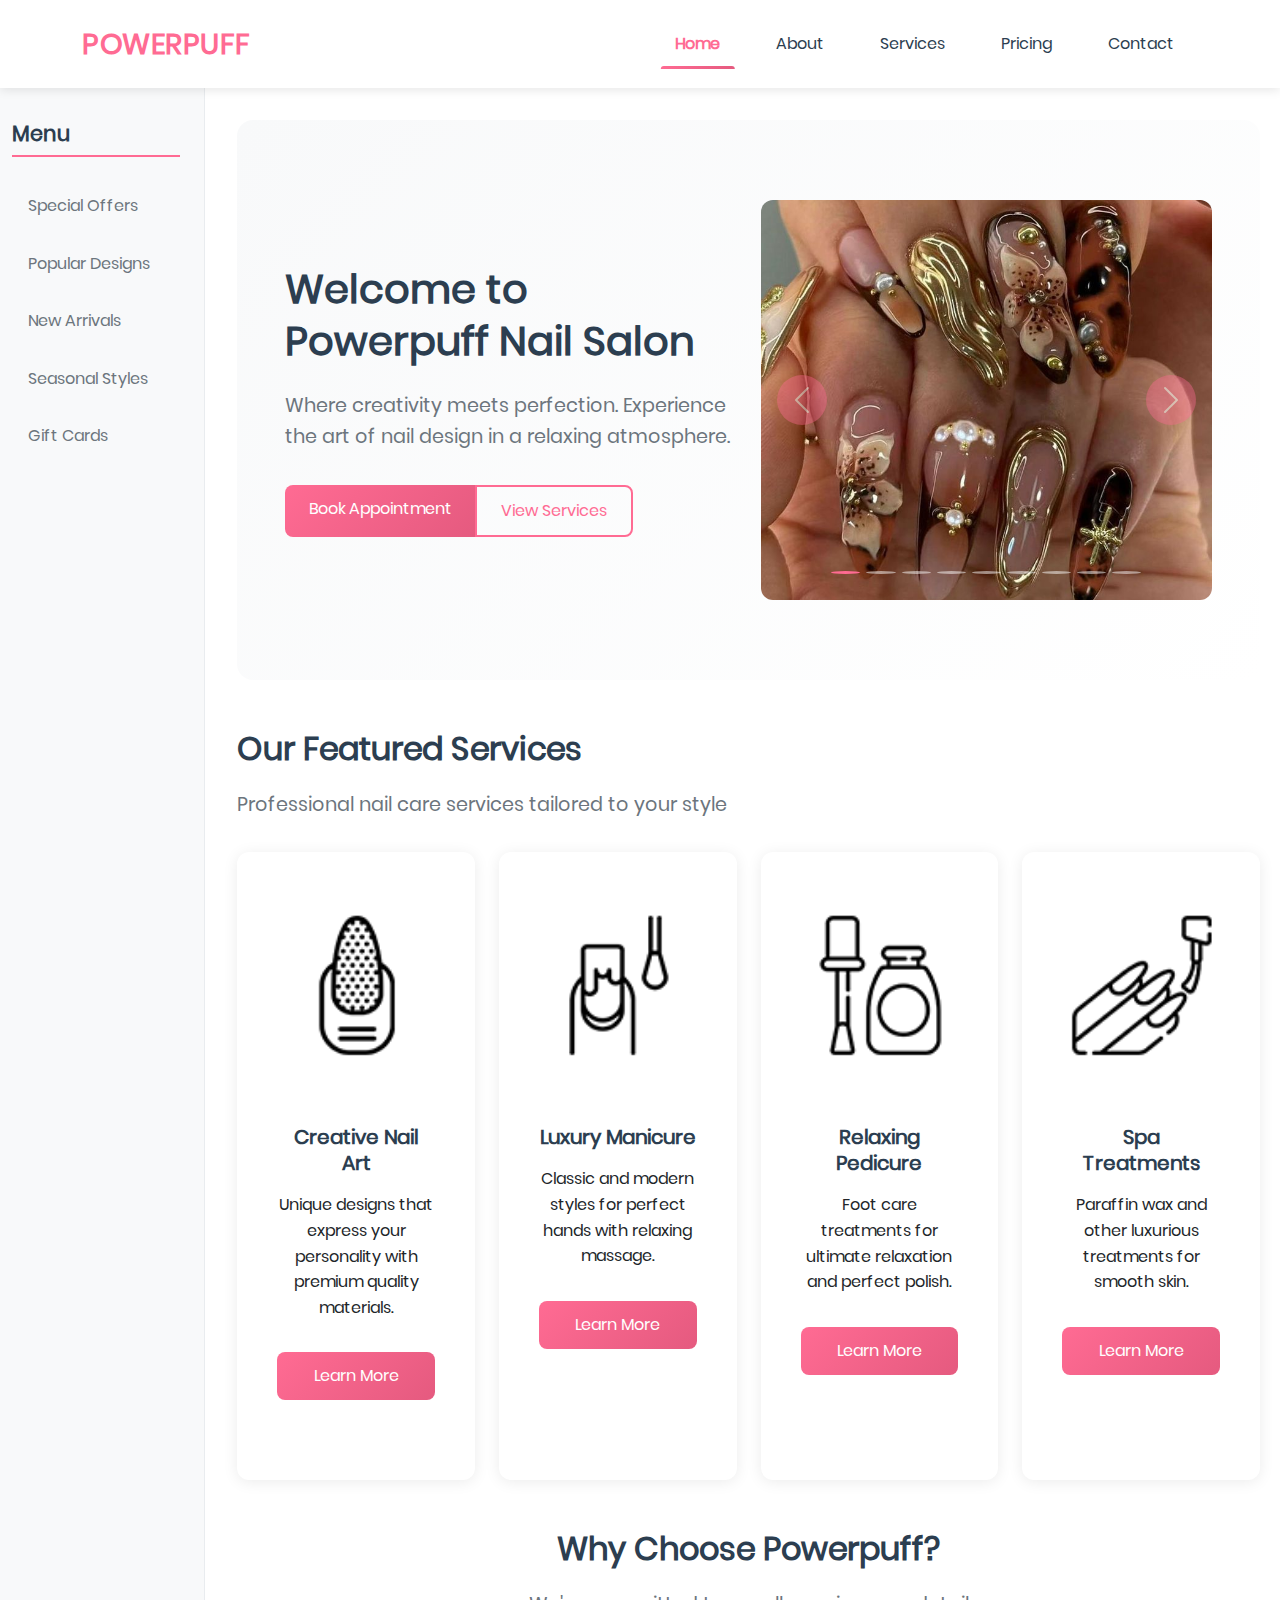
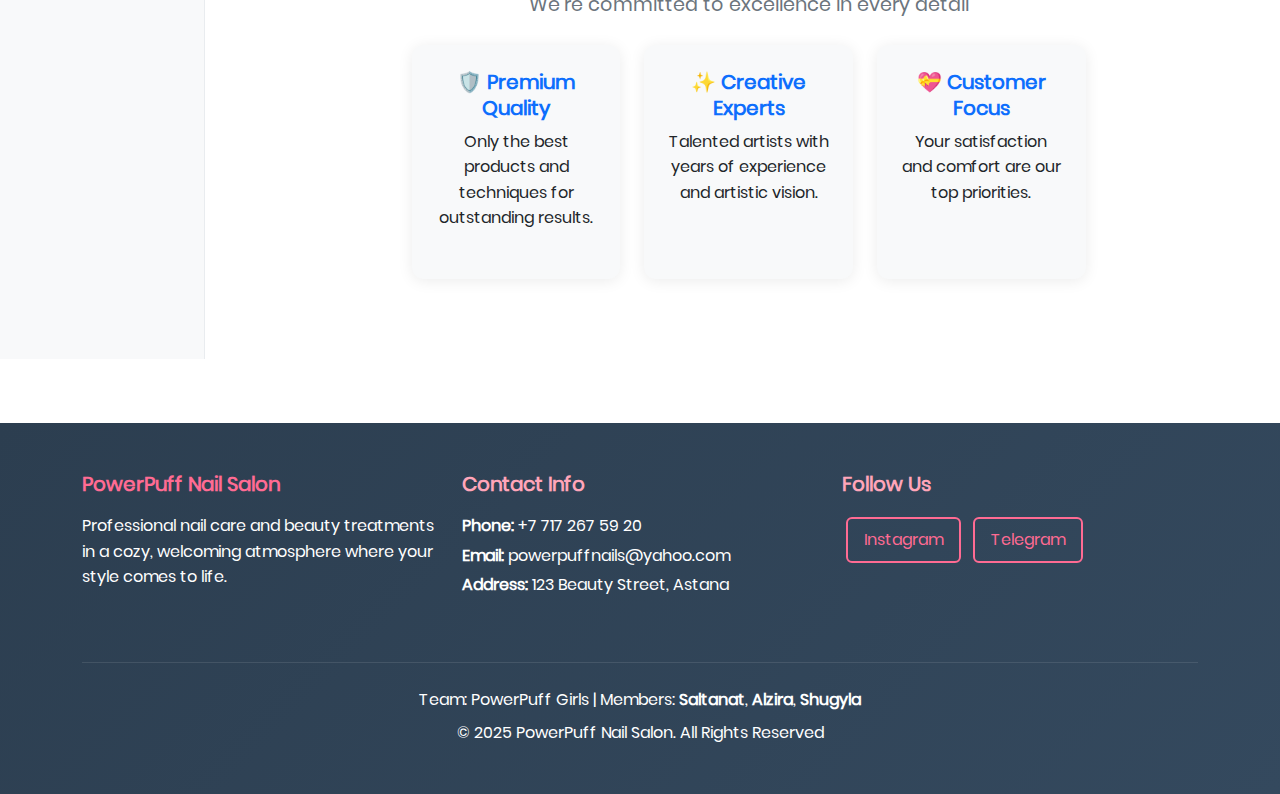
<file: index.html>
<!DOCTYPE html>
<html lang="en">
<head>
    <meta charset="UTF-8" />
    <meta name="viewport" content="width=device-width, initial-scale=1.0" />
    <title>Powerpuff Nail Salon - Home</title>
    <link href="https://cdn.jsdelivr.net/npm/bootstrap@5.3.0/dist/css/bootstrap.min.css" rel="stylesheet">
    <link rel="stylesheet" href="style.css" />
</head>
<body>
    <nav class="navbar navbar-expand-lg navbar-light bg-white">
        <div class="container">
            <a class="navbar-brand" href="index.html">POWERPUFF</a>
            <button class="navbar-toggler" type="button" data-bs-toggle="collapse" data-bs-target="#navbarNav">
                <span class="navbar-toggler-icon"></span>
            </button>
            <div class="collapse navbar-collapse" id="navbarNav">
                <ul class="navbar-nav ms-auto">
                    <li class="nav-item">
                        <a class="nav-link active" href="index.html">Home</a>
                    </li>
                    <li class="nav-item">
                        <a class="nav-link" href="about.html">About</a>
                    </li>
                    <li class="nav-item">
                        <a class="nav-link" href="we-do.html">Services</a>
                    </li>
                    <li class="nav-item">
                        <a class="nav-link" href="pricing.html">Pricing</a>
                    </li>
                    <li class="nav-item">
                        <a class="nav-link" href="contact.html">Contact</a>
                    </li>
                </ul>
            </div>
        </div>
    </nav>

    <div class="container-fluid">
        <div class="row">
            <aside class="col-lg-2 col-md-3 sidebar">
                <h3>Menu</h3>
                <ul>
                    <li>Special Offers</li>
                    <li>Popular Designs</li>
                    <li>New Arrivals</li>
                    <li>Seasonal Styles</li>
                    <li>Gift Cards</li>
                </ul>
            </aside>

            <main class="col-lg-10 col-md-9 main-content">
                <section class="hero-section">
                    <div class="row align-items-center">
                        <div class="col-lg-6">
                            <h1>Welcome to Powerpuff Nail Salon</h1>
                            <p class="lead">Where creativity meets perfection. Experience the art of nail design in a relaxing atmosphere.</p>
                            <div class="btn-group" role="group">
                                <a href="contact.html" class="btn btn-primary">Book Appointment</a>
                                <a href="we-do.html" class="btn btn-outline-primary">View Services</a>
                            </div>
                        </div>
                        <div class="col-lg-6">
                            <div id="designCarousel" class="carousel slide" data-bs-ride="carousel">
                                <div class="carousel-indicators">
                                    <button type="button" data-bs-target="#designCarousel" data-bs-slide-to="0" class="active"></button>
                                    <button type="button" data-bs-target="#designCarousel" data-bs-slide-to="1"></button>
                                    <button type="button" data-bs-target="#designCarousel" data-bs-slide-to="2"></button>
                                    <button type="button" data-bs-target="#designCarousel" data-bs-slide-to="3"></button>
                                    <button type="button" data-bs-target="#designCarousel" data-bs-slide-to="4"></button>
                                    <button type="button" data-bs-target="#designCarousel" data-bs-slide-to="5"></button>
                                    <button type="button" data-bs-target="#designCarousel" data-bs-slide-to="6"></button>
                                    <button type="button" data-bs-target="#designCarousel" data-bs-slide-to="7"></button>
                                    <button type="button" data-bs-target="#designCarousel" data-bs-slide-to="8"></button>
                                </div>
                                <div class="carousel-inner rounded-3">
                                    <div class="carousel-item active">
                                        <img src="images/-1.jpg" class="d-block w-100" alt="Elegant French Design" style="height: 400px; object-fit: cover;">
                                    </div>
                                    <div class="carousel-item">
                                        <img src="images/ -2.jpg" class="d-block w-100" alt="Sparkle Glam Nails" style="height: 400px; object-fit: cover;">
                                    </div>
                                    <div class="carousel-item">
                                        <img src="images/ -3.jpg" class="d-block w-100" alt="Modern Art Design" style="height: 400px; object-fit: cover;">
                                    </div>
                                    <div class="carousel-item">
                                        <img src="images/ -4.jpg" class="d-block w-100" alt="Floral Pattern" style="height: 400px; object-fit: cover;">
                                    </div>
                                    <div class="carousel-item">
                                        <img src="images/ -5.jpg" class="d-block w-100" alt="Geometric Style" style="height: 400px; object-fit: cover;">
                                    </div>
                                    <div class="carousel-item">
                                        <img src="images/ -6.jpg" class="d-block w-100" alt="Marble Effect" style="height: 400px; object-fit: cover;">
                                    </div>
                                    <div class="carousel-item">
                                        <img src="images/-7.jpg" class="d-block w-100" alt="Summer Vibes" style="height: 400px; object-fit: cover;">
                                    </div>
                                    <div class="carousel-item">
                                        <img src="images/-8.jpg" class="d-block w-100" alt="Classic Red" style="height: 400px; object-fit: cover;">
                                    </div>
                                    <div class="carousel-item">
                                        <img src="images/-9.jpg" class="d-block w-100" alt="Creative Art" style="height: 400px; object-fit: cover;">
                                    </div>
                                </div>
                                <button class="carousel-control-prev" type="button" data-bs-target="#designCarousel" data-bs-slide="prev">
                                    <span class="carousel-control-prev-icon" aria-hidden="true"></span>
                                    <span class="visually-hidden">Previous</span>
                                </button>
                                <button class="carousel-control-next" type="button" data-bs-target="#designCarousel" data-bs-slide="next">
                                    <span class="carousel-control-next-icon" aria-hidden="true"></span>
                                    <span class="visually-hidden">Next</span>
                                </button>
                            </div>
                        </div>
                    </div>
                </section>
                <section class="mb-5">
                    <h2>Our Featured Services</h2>
                    <p class="lead">Professional nail care services tailored to your style</p>
                    
                    <div class="row g-4">
                        <div class="col-md-6 col-lg-3">
                            <div class="card service-card h-100">
                                <img src="images/weicon1.png" alt="Nail Art" class="card-img-top p-4" style="height: 200px; object-fit: contain;">
                                <div class="card-body d-flex flex-column">
                                    <h5 class="card-title">Creative Nail Art</h5>
                                    <p class="card-text">Unique designs that express your personality with premium quality materials.</p>
                                    <a href="we-do.html" class="btn btn-primary mt-3">Learn More</a>
                                </div>
                            </div>
                        </div>
                        <div class="col-md-6 col-lg-3">
                            <div class="card service-card h-100">
                                <img src="images/weicon2.png" alt="Manicure" class="card-img-top p-4" style="height: 200px; object-fit: contain;">
                                <div class="card-body d-flex flex-column">
                                    <h5 class="card-title">Luxury Manicure</h5>
                                    <p class="card-text">Classic and modern styles for perfect hands with relaxing massage.</p>
                                    <a href="we-do.html" class="btn btn-primary mt-3">Learn More</a>
                                </div>
                            </div>
                        </div>
                        <div class="col-md-6 col-lg-3">
                            <div class="card service-card h-100">
                                <img src="images/weicon3.png" alt="Pedicure" class="card-img-top p-4" style="height: 200px; object-fit: contain;">
                                <div class="card-body d-flex flex-column">
                                    <h5 class="card-title">Relaxing Pedicure</h5>
                                    <p class="card-text">Foot care treatments for ultimate relaxation and perfect polish.</p>
                                    <a href="we-do.html" class="btn btn-primary mt-3">Learn More</a>
                                </div>
                            </div>
                        </div>
                        <div class="col-md-6 col-lg-3">
                            <div class="card service-card h-100">
                                <img src="images/weicon4.png" alt="Spa Treatment" class="card-img-top p-4" style="height: 200px; object-fit: contain;">
                                <div class="card-body d-flex flex-column">
                                    <h5 class="card-title">Spa Treatments</h5>
                                    <p class="card-text">Paraffin wax and other luxurious treatments for smooth skin.</p>
                                    <a href="we-do.html" class="btn btn-primary mt-3">Learn More</a>
                                </div>
                            </div>
                        </div>
                    </div>
                </section>

                <section class="mb-5">
                    <div class="row">
                        <div class="col-lg-8 mx-auto text-center">
                            <h2>Why Choose Powerpuff?</h2>
                            <p class="lead mb-4">We're committed to excellence in every detail</p>
                            
                            <div class="row g-4">
                                <div class="col-md-4">
                                    <div class="card border-0 bg-light h-100">
                                        <div class="card-body">
                                            <h5 class="text-primary">🛡️ Premium Quality</h5>
                                            <p class="mb-0">Only the best products and techniques for outstanding results.</p>
                                        </div>
                                    </div>
                                </div>
                                <div class="col-md-4">
                                    <div class="card border-0 bg-light h-100">
                                        <div class="card-body">
                                            <h5 class="text-primary">✨ Creative Experts</h5>
                                            <p class="mb-0">Talented artists with years of experience and artistic vision.</p>
                                        </div>
                                    </div>
                                </div>
                                <div class="col-md-4">
                                    <div class="card border-0 bg-light h-100">
                                        <div class="card-body">
                                            <h5 class="text-primary">💝 Customer Focus</h5>
                                            <p class="mb-0">Your satisfaction and comfort are our top priorities.</p>
                                        </div>
                                    </div>
                                </div>
                            </div>
                        </div>
                    </div>
                </section>
            </main>
        </div>
    </div>

    <footer class="bg-dark text-white py-5">
        <div class="container">
            <div class="row">
                <div class="col-lg-4 mb-4">
                    <h5 class="text-pink">PowerPuff Nail Salon</h5>
                    <p>Professional nail care and beauty treatments in a cozy, welcoming atmosphere where your style comes to life.</p>
                </div>
                <div class="col-lg-4 mb-4">
                    <h5>Contact Info</h5>
                    <p class="mb-1"><strong>Phone:</strong> +7 717 267 59 20</p>
                    <p class="mb-1"><strong>Email:</strong> powerpuffnails@yahoo.com</p>
                    <p><strong>Address:</strong> 123 Beauty Street, Astana</p>
                </div>
                <div class="col-lg-4 mb-4">
                    <h5>Follow Us</h5>
                    <div>
                        <a href="#" class="social-btn">Instagram</a>
                        <a href="#" class="social-btn">Telegram</a>
                    </div>
                </div>
            </div>
            <div class="footer-team text-center pt-4">
                <p class="mb-2">Team: PowerPuff Girls | Members: <strong>Saltanat</strong>, <strong>Alzira</strong>, <strong>Shugyla</strong></p>
                <p class="mb-0">&copy; 2025 PowerPuff Nail Salon. All Rights Reserved</p>
            </div>
        </div>
    </footer>

    <script src="https://cdn.jsdelivr.net/npm/bootstrap@5.3.0/dist/js/bootstrap.bundle.min.js"></script>
</body>
</html>
</file>
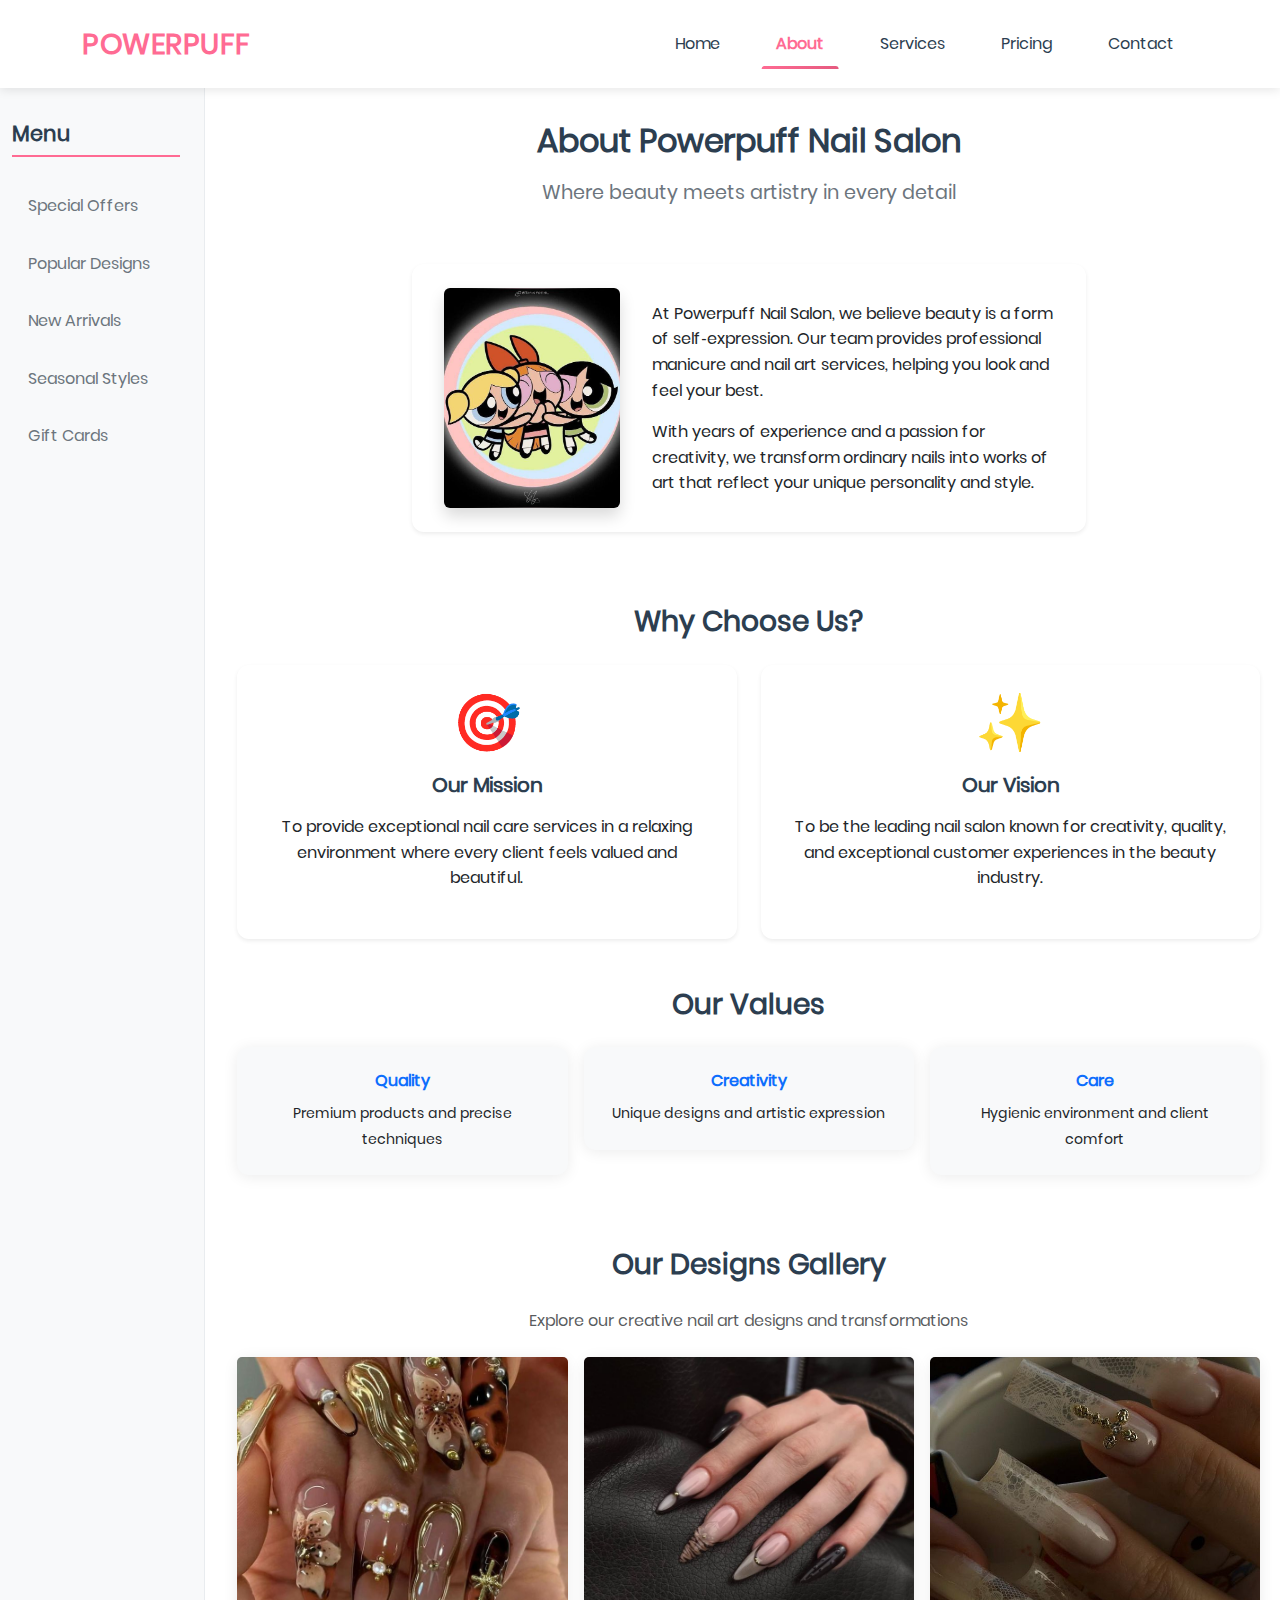
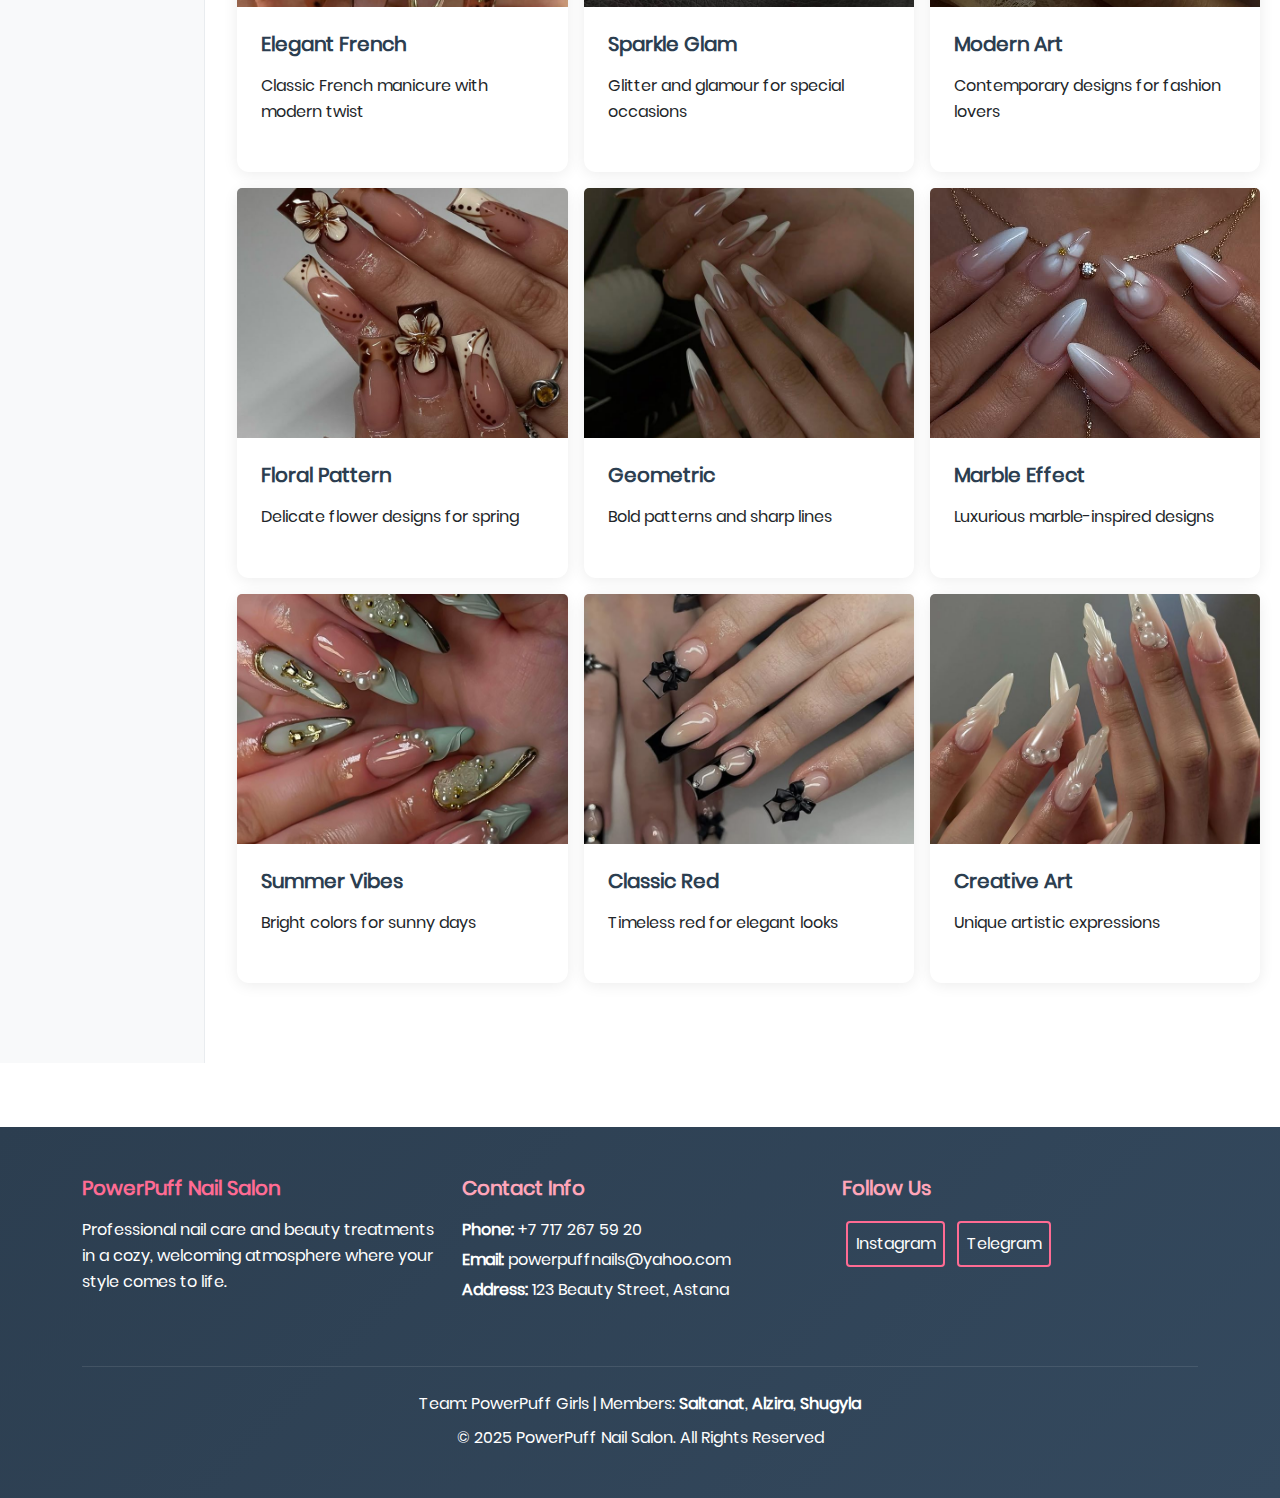
<file: about.html>
<!DOCTYPE html>
<html lang="en">
<head>
    <meta charset="UTF-8" />
    <meta name="viewport" content="width=device-width, initial-scale=1.0" />
    <title>About Us - Powerpuff</title>
    <link href="https://cdn.jsdelivr.net/npm/bootstrap@5.3.0/dist/css/bootstrap.min.css" rel="stylesheet">
    <link rel="stylesheet" href="style.css" />
</head>
<body>
    <nav class="navbar navbar-expand-lg navbar-light bg-white">
        <div class="container">
            <a class="navbar-brand" href="index.html">POWERPUFF</a>
            <button class="navbar-toggler" type="button" data-bs-toggle="collapse" data-bs-target="#navbarNav">
                <span class="navbar-toggler-icon"></span>
            </button>
            <div class="collapse navbar-collapse" id="navbarNav">
                <ul class="navbar-nav ms-auto">
                    <li class="nav-item">
                        <a class="nav-link" href="index.html">Home</a>
                    </li>
                    <li class="nav-item">
                        <a class="nav-link active" href="about.html">About</a>
                    </li>
                    <li class="nav-item">
                        <a class="nav-link" href="we-do.html">Services</a>
                    </li>
                    <li class="nav-item">
                        <a class="nav-link" href="pricing.html">Pricing</a>
                    </li>
                    <li class="nav-item">
                        <a class="nav-link" href="contact.html">Contact</a>
                    </li>
                </ul>
            </div>
        </div>
    </nav>

    <div class="container-fluid">
        <div class="row main-wrapper">
            <aside class="col-lg-2 col-md-3 sidebar">
                <h3>Menu</h3>
                <ul>
                    <li>Special Offers</li>
                    <li>Popular Designs</li>
                    <li>New Arrivals</li>
                    <li>Seasonal Styles</li>
                    <li>Gift Cards</li>
                </ul>
            </aside>

            <main class="col-lg-10 col-md-9 main-content">
                <div class="row mb-5">
                    <div class="col-12 text-center mb-4">
                        <h2 class="mb-3">About Powerpuff Nail Salon</h2>
                        <p class="lead">Where beauty meets artistry in every detail</p>
                    </div>
                    
                    <div class="col-lg-8 mx-auto">
                        <div class="card shadow-sm border-0">
                            <div class="card-body p-4">
                                <div class="row align-items-center">
                                    <div class="col-md-4 text-center mb-4 mb-md-0">
                                        <img src="images/about.jpeg" alt="About Powerpuff" class="img-fluid rounded shadow" style="max-height: 220px; width: auto; object-fit: cover;">
                                    </div>
                                    <div class="col-md-8">
                                        <p class="mb-3">At Powerpuff Nail Salon, we believe beauty is a form of self‑expression. Our team provides professional manicure and nail art services, helping you look and feel your best.</p>
                                        <p class="mb-0">With years of experience and a passion for creativity, we transform ordinary nails into works of art that reflect your unique personality and style.</p>
                                    </div>
                                </div>
                            </div>
                        </div>
                    </div>
                </div>

                <div class="row mb-5">
                    <div class="col-12">
                        <h3 class="text-center mb-4">Why Choose Us?</h3>
                        <div class="row g-4">
                            <div class="col-md-6">
                                <div class="card h-100 border-0 shadow-sm">
                                    <div class="card-body text-center p-4">
                                        <div class="icon-wrapper mb-3">
                                            <span class="display-4 text-primary">🎯</span>
                                        </div>
                                        <h5 class="card-title">Our Mission</h5>
                                        <p class="card-text">To provide exceptional nail care services in a relaxing environment where every client feels valued and beautiful.</p>
                                    </div>
                                </div>
                            </div>
                            <div class="col-md-6">
                                <div class="card h-100 border-0 shadow-sm">
                                    <div class="card-body text-center p-4">
                                        <div class="icon-wrapper mb-3">
                                            <span class="display-4 text-primary">✨</span>
                                        </div>
                                        <h5 class="card-title">Our Vision</h5>
                                        <p class="card-text">To be the leading nail salon known for creativity, quality, and exceptional customer experiences in the beauty industry.</p>
                                    </div>
                                </div>
                            </div>
                        </div>
                    </div>
                </div>

                <div class="row mb-5">
                    <div class="col-12">
                        <h3 class="text-center mb-4">Our Values</h3>
                        <div class="row g-3">
                            <div class="col-md-4">
                                <div class="card text-center border-0 bg-light">
                                    <div class="card-body py-4">
                                        <h6 class="text-primary">Quality</h6>
                                        <small>Premium products and precise techniques</small>
                                    </div>
                                </div>
                            </div>
                            <div class="col-md-4">
                                <div class="card text-center border-0 bg-light">
                                    <div class="card-body py-4">
                                        <h6 class="text-primary">Creativity</h6>
                                        <small>Unique designs and artistic expression</small>
                                    </div>
                                </div>
                            </div>
                            <div class="col-md-4">
                                <div class="card text-center border-0 bg-light">
                                    <div class="card-body py-4">
                                        <h6 class="text-primary">Care</h6>
                                        <small>Hygienic environment and client comfort</small>
                                    </div>
                                </div>
                            </div>
                        </div>
                    </div>
                </div>

                <section class="mb-5">
                    <h3 class="text-center mb-4">Our Designs Gallery</h3>
                    <p class="text-center text-muted mb-4">Explore our creative nail art designs and transformations</p>
                    
                    <div class="row g-3">
                        <div class="col-12 col-md-6 col-lg-4">
                            <div class="card h-100">
                                <img src="images/-1.jpg" class="card-img-top" alt="Elegant French Design" style="height: 250px; object-fit: cover;">
                                <div class="card-body">
                                    <h5 class="card-title">Elegant French</h5>
                                    <p class="card-text">Classic French manicure with modern twist</p>
                                </div>
                            </div>
                        </div>
                        
                        <div class="col-12 col-md-6 col-lg-4">
                            <div class="card h-100">
                                <img src="images/ -2.jpg" class="card-img-top" alt="Sparkle Glam Nails" style="height: 250px; object-fit: cover;">
                                <div class="card-body">
                                    <h5 class="card-title">Sparkle Glam</h5>
                                    <p class="card-text">Glitter and glamour for special occasions</p>
                                </div>
                            </div>
                        </div>
                        
                        <div class="col-12 col-md-6 col-lg-4">
                            <div class="card h-100">
                                <img src="images/ -3.jpg" class="card-img-top" alt="Modern Art Design" style="height: 250px; object-fit: cover;">
                                <div class="card-body">
                                    <h5 class="card-title">Modern Art</h5>
                                    <p class="card-text">Contemporary designs for fashion lovers</p>
                                </div>
                            </div>
                        </div>
                        
                        <div class="col-12 col-md-6 col-lg-4">
                            <div class="card h-100">
                                <img src="images/ -4.jpg" class="card-img-top" alt="Floral Pattern" style="height: 250px; object-fit: cover;">
                                <div class="card-body">
                                    <h5 class="card-title">Floral Pattern</h5>
                                    <p class="card-text">Delicate flower designs for spring</p>
                                </div>
                            </div>
                        </div>
                        
                        <div class="col-12 col-md-6 col-lg-4">
                            <div class="card h-100">
                                <img src="images/ -5.jpg" class="card-img-top" alt="Geometric Style" style="height: 250px; object-fit: cover;">
                                <div class="card-body">
                                    <h5 class="card-title">Geometric</h5>
                                    <p class="card-text">Bold patterns and sharp lines</p>
                                </div>
                            </div>
                        </div>
                        
                        <div class="col-12 col-md-6 col-lg-4">
                            <div class="card h-100">
                                <img src="images/ -6.jpg" class="card-img-top" alt="Marble Effect" style="height: 250px; object-fit: cover;">
                                <div class="card-body">
                                    <h5 class="card-title">Marble Effect</h5>
                                    <p class="card-text">Luxurious marble-inspired designs</p>
                                </div>
                            </div>
                        </div>
                        
                        <div class="col-12 col-md-6 col-lg-4">
                            <div class="card h-100">
                                <img src="images/-7.jpg" class="card-img-top" alt="Summer Vibes" style="height: 250px; object-fit: cover;">
                                <div class="card-body">
                                    <h5 class="card-title">Summer Vibes</h5>
                                    <p class="card-text">Bright colors for sunny days</p>
                                </div>
                            </div>
                        </div>
                        
                        <div class="col-12 col-md-6 col-lg-4">
                            <div class="card h-100">
                                <img src="images/-8.jpg" class="card-img-top" alt="Classic Red" style="height: 250px; object-fit: cover;">
                                <div class="card-body">
                                    <h5 class="card-title">Classic Red</h5>
                                    <p class="card-text">Timeless red for elegant looks</p>
                                </div>
                            </div>
                        </div>
                        
                        <div class="col-12 col-md-6 col-lg-4">
                            <div class="card h-100">
                                <img src="images/-9.jpg" class="card-img-top" alt="Creative Art" style="height: 250px; object-fit: cover;">
                                <div class="card-body">
                                    <h5 class="card-title">Creative Art</h5>
                                    <p class="card-text">Unique artistic expressions</p>
                                </div>
                            </div>
                        </div>
                    </div>
                </section>
            </main>
        </div>
    </div>

    <footer class="bg-dark text-white py-5">
        <div class="container">
            <div class="row">
                <div class="col-lg-4 mb-4">
                    <h5 class="text-pink">PowerPuff Nail Salon</h5>
                    <p>Professional nail care and beauty treatments in a cozy, welcoming atmosphere where your style comes to life.</p>
                </div>
                <div class="col-lg-4 mb-4">
                    <h5>Contact Info</h5>
                    <p class="mb-1"><strong>Phone:</strong> +7 717 267 59 20</p>
                    <p class="mb-1"><strong>Email:</strong> powerpuffnails@yahoo.com</p>
                    <p><strong>Address:</strong> 123 Beauty Street, Astana</p>
                </div>
                <div class="col-lg-4 mb-4">
                    <h5>Follow Us</h5>
                    <div class="footer-social">
                        <a href="#" class="social-btn">Instagram</a>
                        <a href="#" class="social-btn">Telegram</a>
                    </div>
                </div>
            </div>
            <div class="footer-team text-center pt-4">
                <p class="mb-2">Team: PowerPuff Girls | Members: <strong>Saltanat</strong>, <strong>Alzira</strong>, <strong>Shugyla</strong></p>
                <p class="mb-0">&copy; 2025 PowerPuff Nail Salon. All Rights Reserved</p>
            </div>
        </div>
    </footer>

    <script src="https://cdn.jsdelivr.net/npm/bootstrap@5.3.0/dist/js/bootstrap.bundle.min.js"></script>
</body>
</html>
</file>
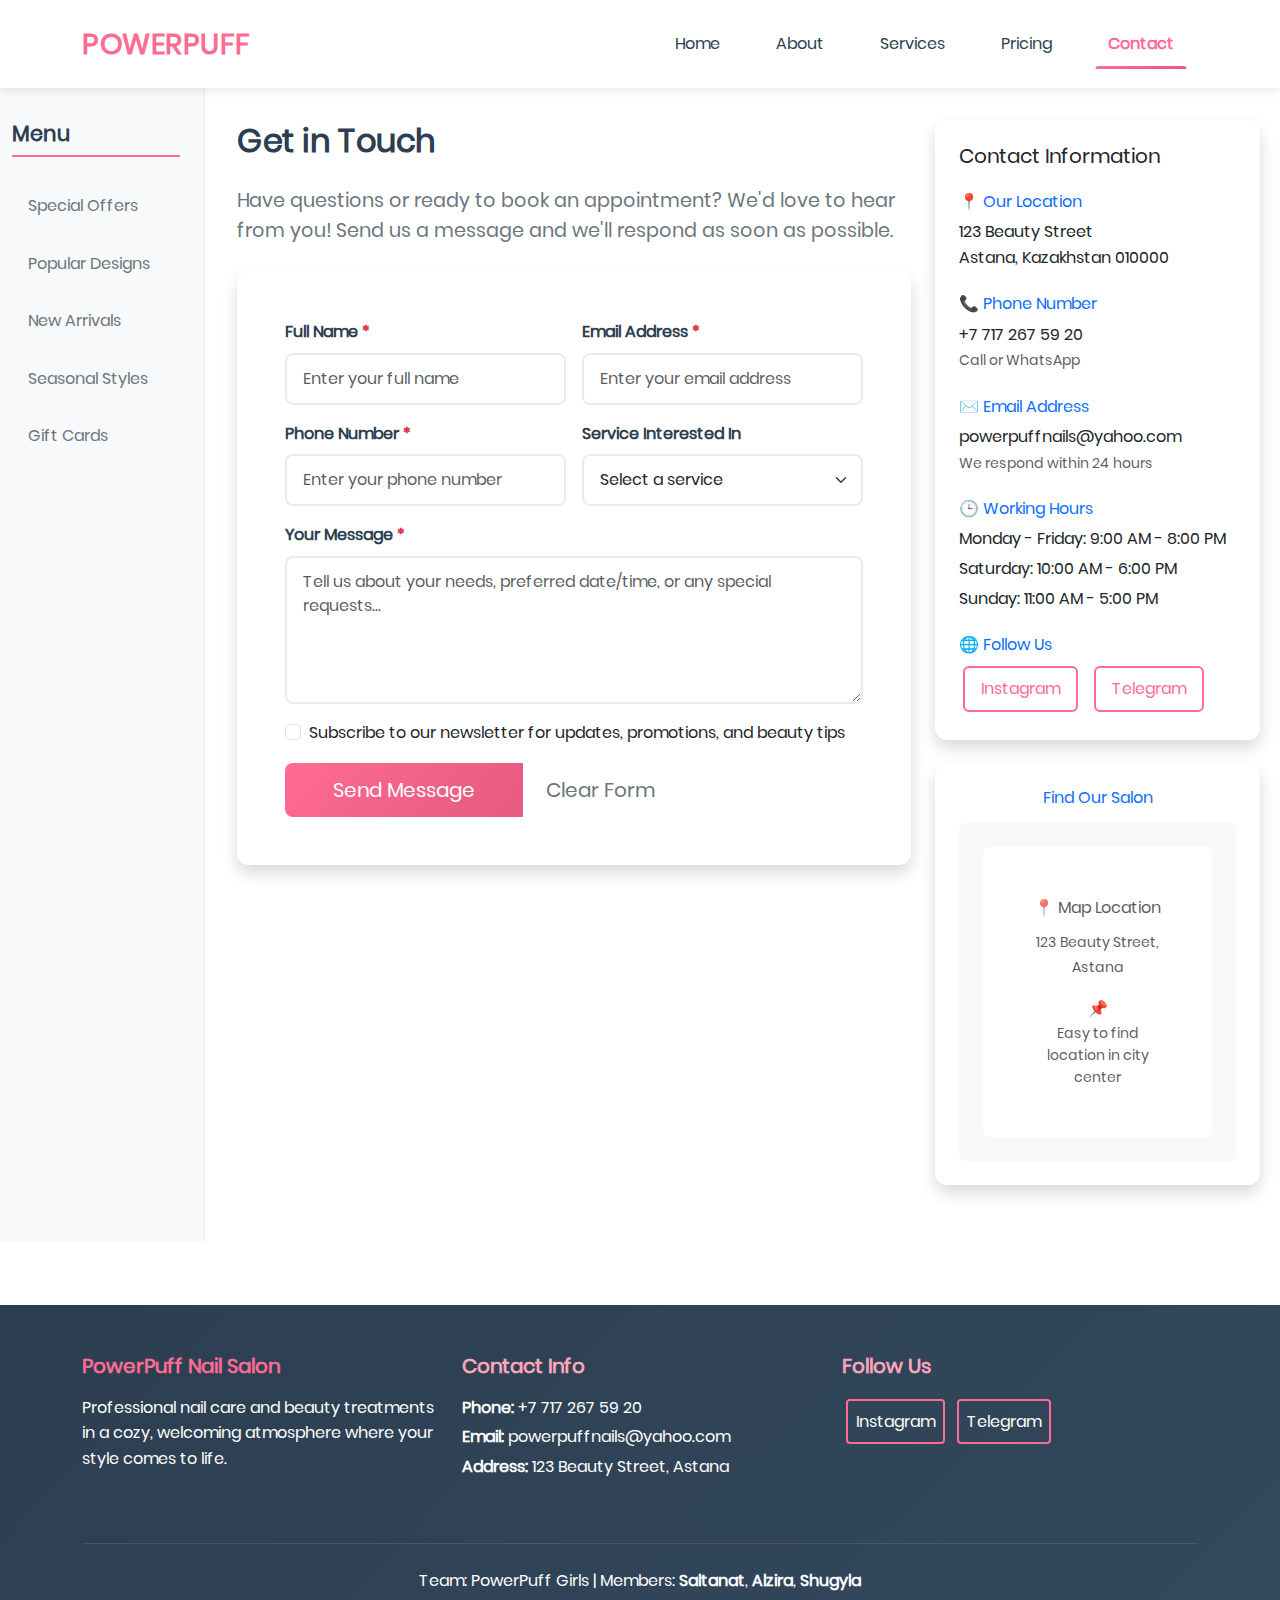
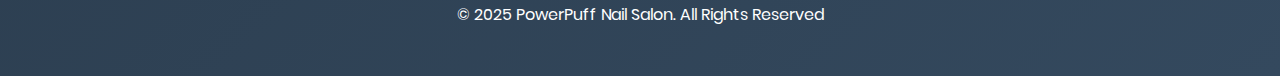
<file: contact.html>
<!DOCTYPE html>
<html lang="en">
<head>
    <meta charset="UTF-8" />
    <meta name="viewport" content="width=device-width, initial-scale=1.0" />
    <title>Contact Us - Powerpuff</title>
    <link href="https://cdn.jsdelivr.net/npm/bootstrap@5.3.0/dist/css/bootstrap.min.css" rel="stylesheet">
    <link rel="stylesheet" href="style.css" />
</head>
<body>
    <nav class="navbar navbar-expand-lg navbar-light bg-white">
        <div class="container">
            <a class="navbar-brand" href="index.html">POWERPUFF</a>
            <button class="navbar-toggler" type="button" data-bs-toggle="collapse" data-bs-target="#navbarNav">
                <span class="navbar-toggler-icon"></span>
            </button>
            <div class="collapse navbar-collapse" id="navbarNav">
                <ul class="navbar-nav ms-auto">
                    <li class="nav-item">
                        <a class="nav-link" href="index.html">Home</a>
                    </li>
                    <li class="nav-item">
                        <a class="nav-link" href="about.html">About</a>
                    </li>
                    <li class="nav-item">
                        <a class="nav-link" href="we-do.html">Services</a>
                    </li>
                    <li class="nav-item">
                        <a class="nav-link" href="pricing.html">Pricing</a>
                    </li>
                    <li class="nav-item">
                        <a class="nav-link active" href="contact.html">Contact</a>
                    </li>
                </ul>
            </div>
        </div>
    </nav>

    <div class="container-fluid">
        <div class="row main-wrapper">
            <aside class="col-lg-2 col-md-3 sidebar">
                <h3>Menu</h3>
                <ul>
                    <li>Special Offers</li>
                    <li>Popular Designs</li>
                    <li>New Arrivals</li>
                    <li>Seasonal Styles</li>
                    <li>Gift Cards</li>
                </ul>
            </aside>

            <main class="col-lg-10 col-md-9 main-content">
                <div class="row">
                    <div class="col-lg-8 mb-5">
                        <h2 class="mb-4">Get in Touch</h2>
                        <p class="lead mb-4">Have questions or ready to book an appointment? We'd love to hear from you! Send us a message and we'll respond as soon as possible.</p>
                        
                        <div class="card shadow">
                            <div class="card-body p-4 p-md-5">
                                <form class="form-custom">
                                    <div class="row g-3">
                                        <div class="col-md-6">
                                            <label for="fullName" class="form-label">Full Name <span class="text-danger">*</span></label>
                                            <input type="text" class="form-control" id="fullName" required placeholder="Enter your full name">
                                        </div>
                                        <div class="col-md-6">
                                            <label for="email" class="form-label">Email Address <span class="text-danger">*</span></label>
                                            <input type="email" class="form-control" id="email" required placeholder="Enter your email address">
                                        </div>
                                        <div class="col-md-6">
                                            <label for="phone" class="form-label">Phone Number <span class="text-danger">*</span></label>
                                            <input type="tel" class="form-control" id="phone" required placeholder="Enter your phone number">
                                        </div>
                                        <div class="col-md-6">
                                            <label for="service" class="form-label">Service Interested In</label>
                                            <select class="form-select" id="service">
                                                <option value="" selected>Select a service</option>
                                                <option value="manicure">Manicure</option>
                                                <option value="pedicure">Pedicure</option>
                                                <option value="nail-art">Nail Art</option>
                                                <option value="paraffin">Paraffin Wax</option>
                                                <option value="other">Other Services</option>
                                            </select>
                                        </div>
                                        <div class="col-12">
                                            <label for="message" class="form-label">Your Message <span class="text-danger">*</span></label>
                                            <textarea class="form-control" id="message" rows="5" required placeholder="Tell us about your needs, preferred date/time, or any special requests..."></textarea>
                                        </div>
                                        <div class="col-12">
                                            <div class="form-check">
                                                <input class="form-check-input" type="checkbox" id="newsletter">
                                                <label class="form-check-label" for="newsletter">
                                                    Subscribe to our newsletter for updates, promotions, and beauty tips
                                                </label>
                                            </div>
                                        </div>
                                        <div class="col-12">
                                            <div class="btn-group" role="group">
                                                <button type="submit" class="btn btn-primary btn-lg px-5">Send Message</button>
                                                <button type="reset" class="btn btn-outline-secondary btn-lg">Clear Form</button>
                                            </div>
                                        </div>
                                    </div>
                                </form>
                            </div>
                        </div>
                    </div>
                    
                    <div class="col-lg-4">
                        <div class="card shadow mb-4">
                            <div class="card-body p-4">
                                <h3 class="h5 mb-4">Contact Information</h3>
                                
                                <div class="mb-4">
                                    <h4 class="h6 text-primary mb-2">📍 Our Location</h4>
                                    <p class="mb-0">123 Beauty Street<br>Astana, Kazakhstan 010000</p>
                                </div>
                                
                                <div class="mb-4">
                                    <h4 class="h6 text-primary mb-2">📞 Phone Number</h4>
                                    <p class="mb-0">+7 717 267 59 20</p>
                                    <small class="text-muted">Call or WhatsApp</small>
                                </div>
                                
                                <div class="mb-4">
                                    <h4 class="h6 text-primary mb-2">✉️ Email Address</h4>
                                    <p class="mb-0">powerpuffnails@yahoo.com</p>
                                    <small class="text-muted">We respond within 24 hours</small>
                                </div>
                                
                                <div class="mb-4">
                                    <h4 class="h6 text-primary mb-2">🕒 Working Hours</h4>
                                    <p class="mb-1">Monday - Friday: 9:00 AM - 8:00 PM</p>
                                    <p class="mb-1">Saturday: 10:00 AM - 6:00 PM</p>
                                    <p class="mb-0">Sunday: 11:00 AM - 5:00 PM</p>
                                </div>
                                
                                <div>
                                    <h4 class="h6 text-primary mb-2">🌐 Follow Us</h4>
                                    <div class="social-links">
                                        <a href="#" class="social-btn">Instagram</a>
                                        <a href="#" class="social-btn">Telegram</a>
                                    </div>
                                </div>
                            </div>
                        </div>
                        
                        <div class="card shadow">
                            <div class="card-body p-4 text-center">
                                <h4 class="h6 text-primary mb-3">Find Our Salon</h4>
                                <div class="bg-light rounded p-4">
                                    <div class="map-placeholder bg-white rounded p-5">
                                        <p class="text-muted mb-2">📍 Map Location</p>
                                        <small class="text-muted">123 Beauty Street, Astana</small>
                                        <div class="mt-3">
                                            <span class="text-primary">📌</span>
                                            <small class="text-muted d-block">Easy to find location in city center</small>
                                        </div>
                                    </div>
                                </div>
                            </div>
                        </div>
                    </div>
                </div>
            </main>
        </div>
    </div>

    <footer class="bg-dark text-white py-5">
        <div class="container">
            <div class="row">
                <div class="col-lg-4 mb-4">
                    <h5 class="text-pink">PowerPuff Nail Salon</h5>
                    <p>Professional nail care and beauty treatments in a cozy, welcoming atmosphere where your style comes to life.</p>
                </div>
                <div class="col-lg-4 mb-4">
                    <h5>Contact Info</h5>
                    <p class="mb-1"><strong>Phone:</strong> +7 717 267 59 20</p>
                    <p class="mb-1"><strong>Email:</strong> powerpuffnails@yahoo.com</p>
                    <p><strong>Address:</strong> 123 Beauty Street, Astana</p>
                </div>
                <div class="col-lg-4 mb-4">
                    <h5>Follow Us</h5>
                    <div class="footer-social">
                        <a href="#" class="social-btn">Instagram</a>
                        <a href="#" class="social-btn">Telegram</a>
                    </div>
                </div>
            </div>
            <div class="footer-team text-center pt-4">
                <p class="mb-2">Team: PowerPuff Girls | Members: <strong>Saltanat</strong>, <strong>Alzira</strong>, <strong>Shugyla</strong></p>
                <p class="mb-0">&copy; 2025 PowerPuff Nail Salon. All Rights Reserved</p>
            </div>
        </div>
    </footer>

    <script src="https://cdn.jsdelivr.net/npm/bootstrap@5.3.0/dist/js/bootstrap.bundle.min.js"></script>
</body>
</html>
</file>
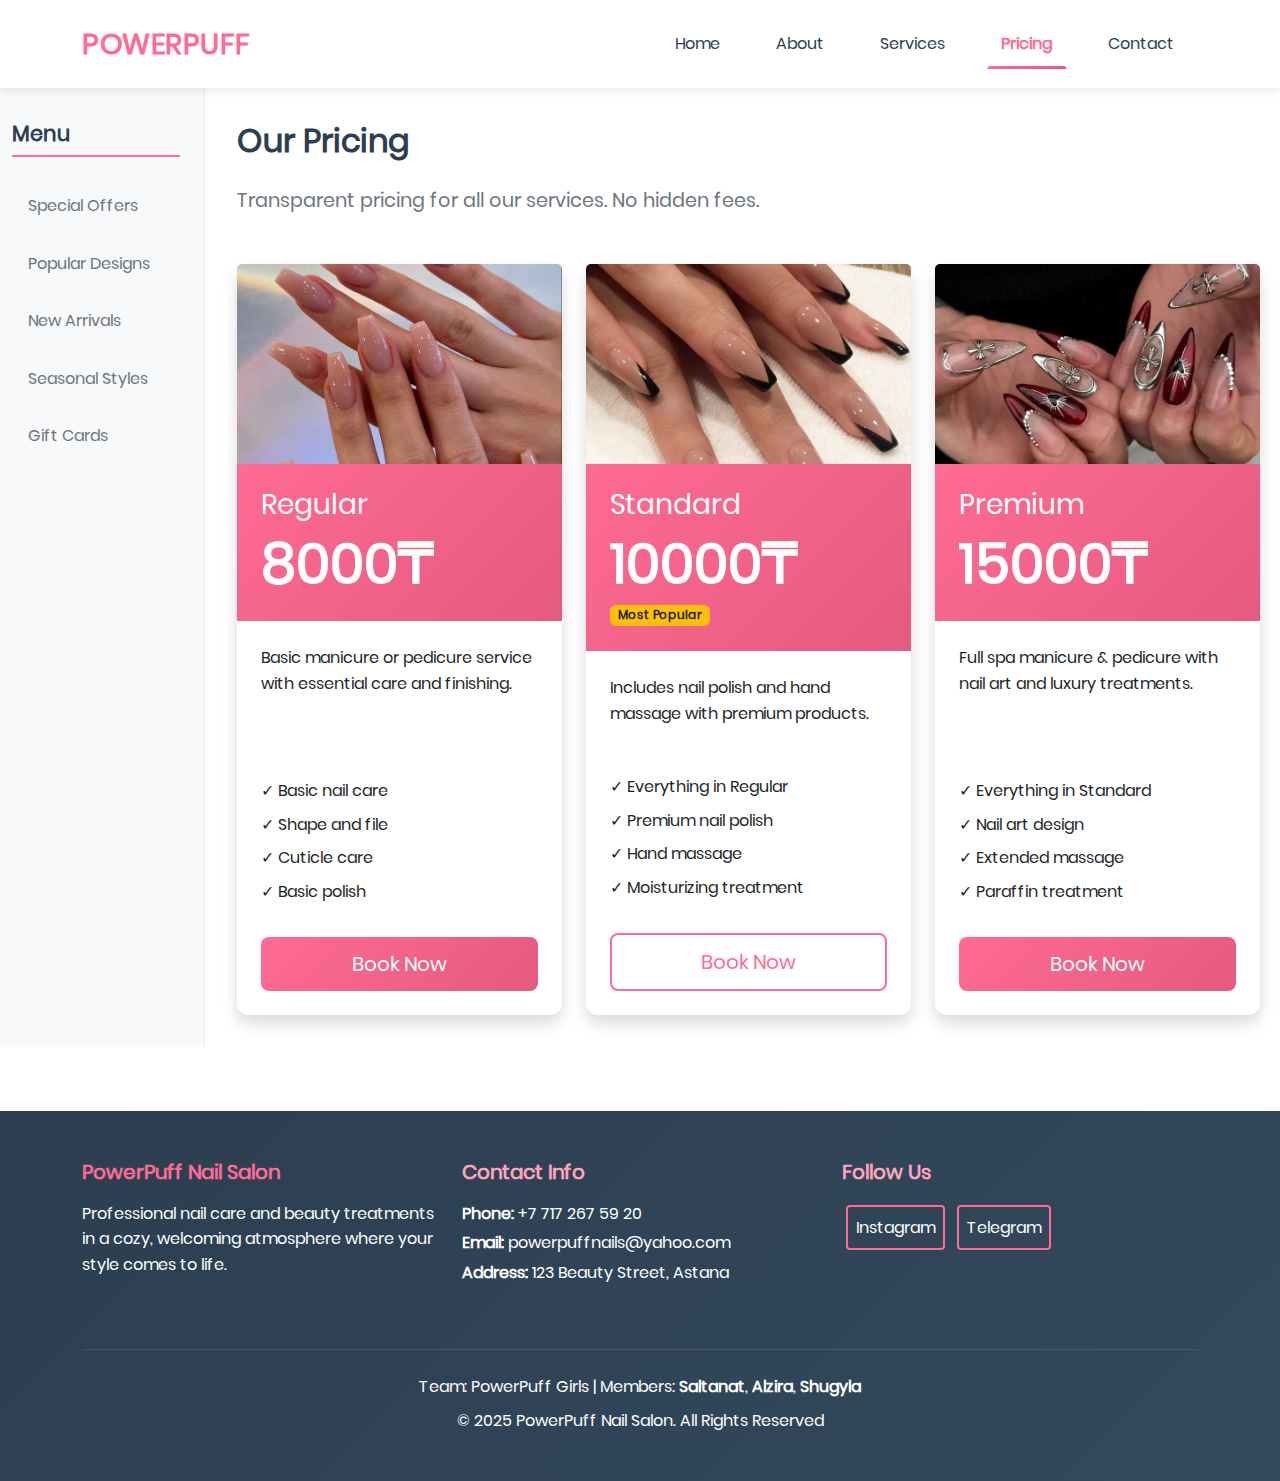
<file: pricing.html>
<!DOCTYPE html>
<html lang="en">
<head>
    <meta charset="UTF-8" />
    <meta name="viewport" content="width=device-width, initial-scale=1.0" />
    <title>Pricing - Powerpuff</title>
    <link href="https://cdn.jsdelivr.net/npm/bootstrap@5.3.0/dist/css/bootstrap.min.css" rel="stylesheet">
    <link rel="stylesheet" href="style.css" />
</head>
<body>
    <nav class="navbar navbar-expand-lg navbar-light bg-white">
        <div class="container">
            <a class="navbar-brand" href="index.html">POWERPUFF</a>
            <button class="navbar-toggler" type="button" data-bs-toggle="collapse" data-bs-target="#navbarNav">
                <span class="navbar-toggler-icon"></span>
            </button>
            <div class="collapse navbar-collapse" id="navbarNav">
                <ul class="navbar-nav ms-auto">
                    <li class="nav-item">
                        <a class="nav-link" href="index.html">Home</a>
                    </li>
                    <li class="nav-item">
                        <a class="nav-link" href="about.html">About</a>
                    </li>
                    <li class="nav-item">
                        <a class="nav-link" href="we-do.html">Services</a>
                    </li>
                    <li class="nav-item">
                        <a class="nav-link active" href="pricing.html">Pricing</a>
                    </li>
                    <li class="nav-item">
                        <a class="nav-link" href="contact.html">Contact</a>
                    </li>
                </ul>
            </div>
        </div>
    </nav>

    <div class="container-fluid">
        <div class="row main-wrapper">
            <aside class="col-lg-2 col-md-3 sidebar">
                <h3>Menu</h3>
                <ul>
                    <li>Special Offers</li>
                    <li>Popular Designs</li>
                    <li>New Arrivals</li>
                    <li>Seasonal Styles</li>
                    <li>Gift Cards</li>
                </ul>
            </aside>

            <main class="col-lg-10 col-md-9 main-content">
                <div class="row">
                    <div class="col-12">
                        <h2 class="mb-4">Our Pricing</h2>
                        <p class="lead mb-5">Transparent pricing for all our services. No hidden fees.</p>
                        
                        <div class="row g-4">
                            <div class="col-md-6 col-lg-4">
                                <div class="card pricing-card shadow">
                                    <img src="images/-14.jpg" class="card-img-top" alt="Regular Service" style="height: 200px; object-fit: cover;">
                                    <div class="card-header">
                                        <h4 class="h3 mb-2">Regular</h4>
                                        <div class="price display-4 fw-bold">8000₸</div>
                                    </div>
                                    <div class="card-body">
                                        <p class="card-text">Basic manicure or pedicure service with essential care and finishing.</p>
                                        <ul class="list-unstyled mb-4">
                                            <li class="mb-2">✓ Basic nail care</li>
                                            <li class="mb-2">✓ Shape and file</li>
                                            <li class="mb-2">✓ Cuticle care</li>
                                            <li class="mb-2">✓ Basic polish</li>
                                        </ul>
                                        <a href="contact.html" class="btn btn-primary btn-lg w-100 mt-auto">Book Now</a>
                                    </div>
                                </div>
                            </div>
                            
                            <div class="col-md-6 col-lg-4">
                                <div class="card pricing-card shadow border-primary">
                                    <img src="images/-15.jpg" class="card-img-top" alt="Standard Service" style="height: 200px; object-fit: cover;">
                                    <div class="card-header bg-primary text-white">
                                        <h4 class="h3 mb-2">Standard</h4>
                                        <div class="price display-4 fw-bold">10000₸</div>
                                        <span class="badge bg-warning text-dark mt-2">Most Popular</span>
                                    </div>
                                    <div class="card-body">
                                        <p class="card-text">Includes nail polish and hand massage with premium products.</p>
                                        <ul class="list-unstyled mb-4">
                                            <li class="mb-2">✓ Everything in Regular</li>
                                            <li class="mb-2">✓ Premium nail polish</li>
                                            <li class="mb-2">✓ Hand massage</li>
                                            <li class="mb-2">✓ Moisturizing treatment</li>
                                        </ul>
                                        <a href="contact.html" class="btn btn-outline-primary btn-lg w-100 mt-auto">Book Now</a>
                                    </div>
                                </div>
                            </div>
                            
                            <div class="col-md-6 col-lg-4">
                                <div class="card pricing-card shadow">
                                    <img src="images/-16.jpg" class="card-img-top" alt="Premium Service" style="height: 200px; object-fit: cover;">
                                    <div class="card-header">
                                        <h4 class="h3 mb-2">Premium</h4>
                                        <div class="price display-4 fw-bold">15000₸</div>
                                    </div>
                                    <div class="card-body">
                                        <p class="card-text">Full spa manicure & pedicure with nail art and luxury treatments.</p>
                                        <ul class="list-unstyled mb-4">
                                            <li class="mb-2">✓ Everything in Standard</li>
                                            <li class="mb-2">✓ Nail art design</li>
                                            <li class="mb-2">✓ Extended massage</li>
                                            <li class="mb-2">✓ Paraffin treatment</li>
                                        </ul>
                                        <a href="contact.html" class="btn btn-primary btn-lg w-100 mt-auto">Book Now</a>
                                    </div>
                                </div>
                            </div>
                        </div>
                    </div>
                </div>
            </main>
        </div>
    </div>

    <footer class="bg-dark text-white py-5">
        <div class="container">
            <div class="row">
                <div class="col-lg-4 mb-4">
                    <h5 class="text-pink">PowerPuff Nail Salon</h5>
                    <p>Professional nail care and beauty treatments in a cozy, welcoming atmosphere where your style comes to life.</p>
                </div>
                <div class="col-lg-4 mb-4">
                    <h5>Contact Info</h5>
                    <p class="mb-1"><strong>Phone:</strong> +7 717 267 59 20</p>
                    <p class="mb-1"><strong>Email:</strong> powerpuffnails@yahoo.com</p>
                    <p><strong>Address:</strong> 123 Beauty Street, Astana</p>
                </div>
                <div class="col-lg-4 mb-4">
                    <h5>Follow Us</h5>
                    <div class="footer-social">
                        <a href="#" class="social-btn">Instagram</a>
                        <a href="#" class="social-btn">Telegram</a>
                    </div>
                </div>
            </div>
            <div class="footer-team text-center pt-4">
                <p class="mb-2">Team: PowerPuff Girls | Members: <strong>Saltanat</strong>, <strong>Alzira</strong>, <strong>Shugyla</strong></p>
                <p class="mb-0">&copy; 2025 PowerPuff Nail Salon. All Rights Reserved</p>
            </div>
        </div>
    </footer>

    <script src="https://cdn.jsdelivr.net/npm/bootstrap@5.3.0/dist/js/bootstrap.bundle.min.js"></script>
</body>
</html>
</file>
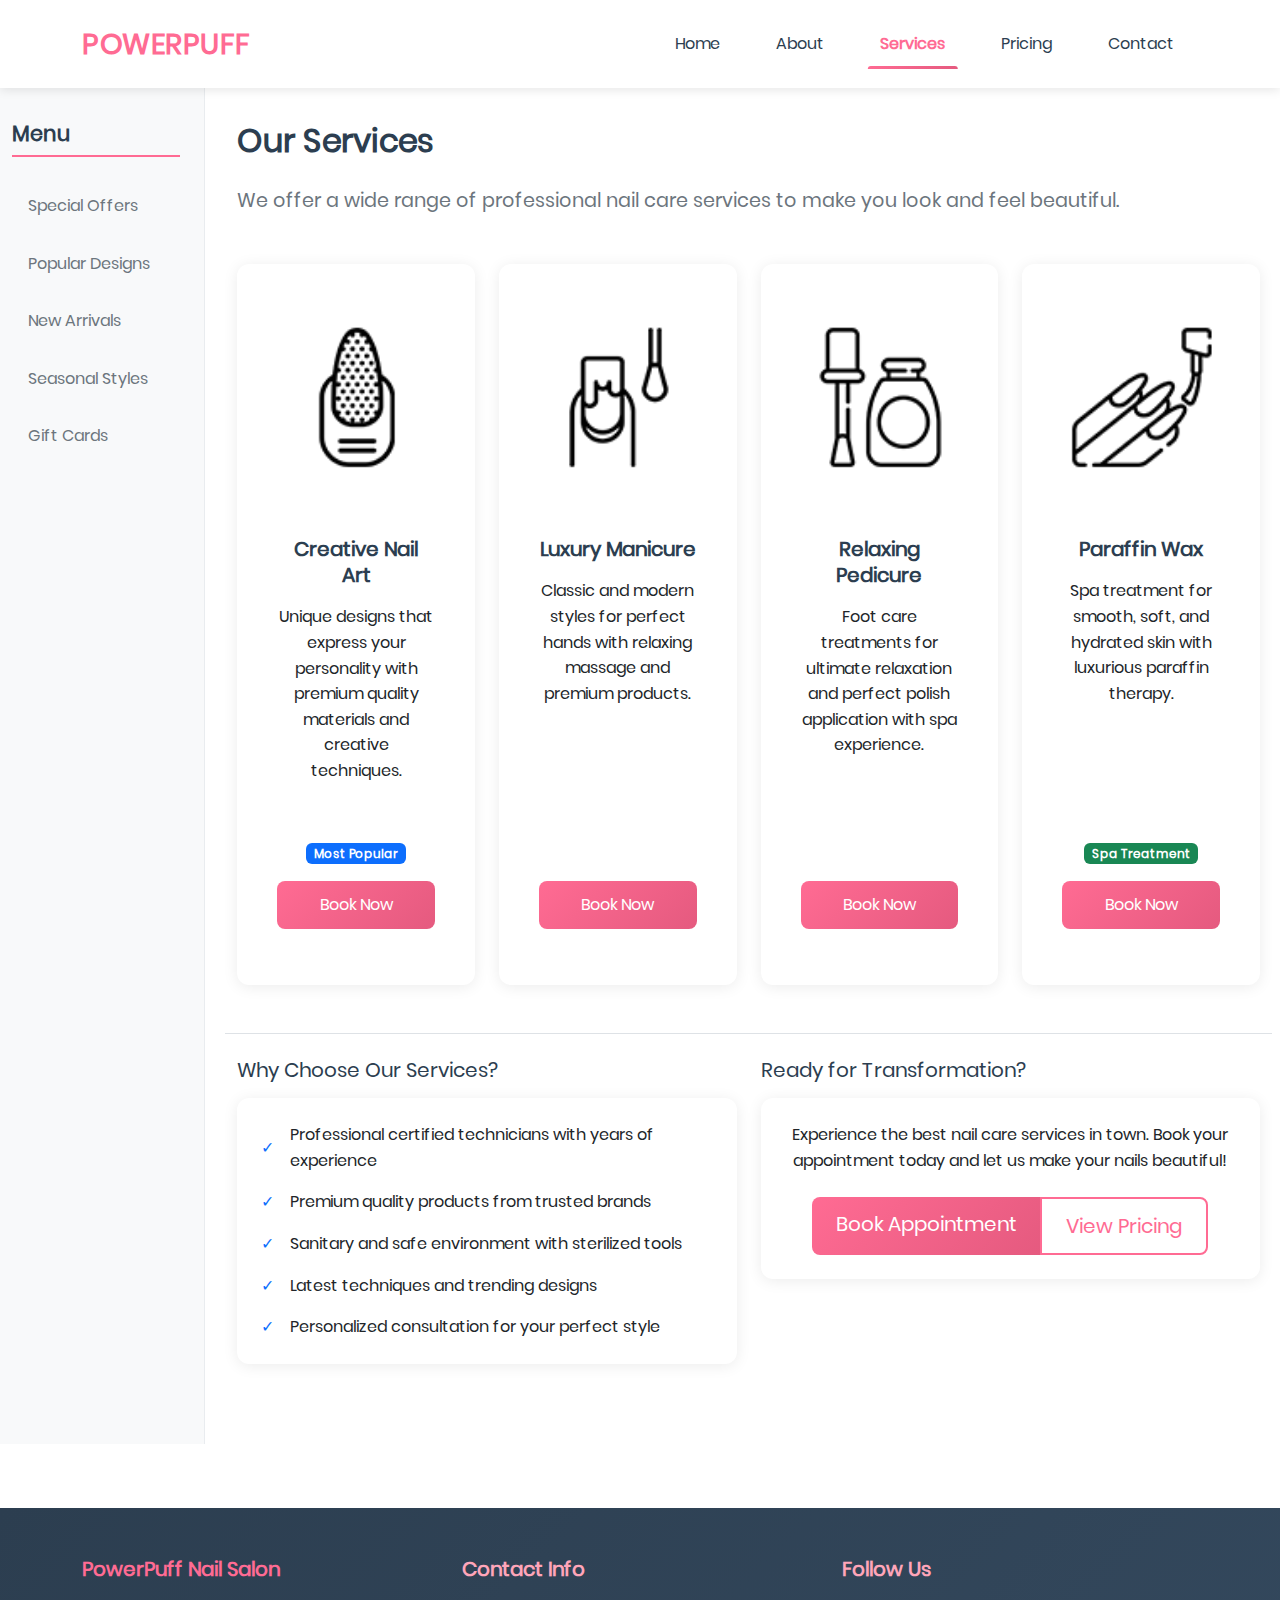
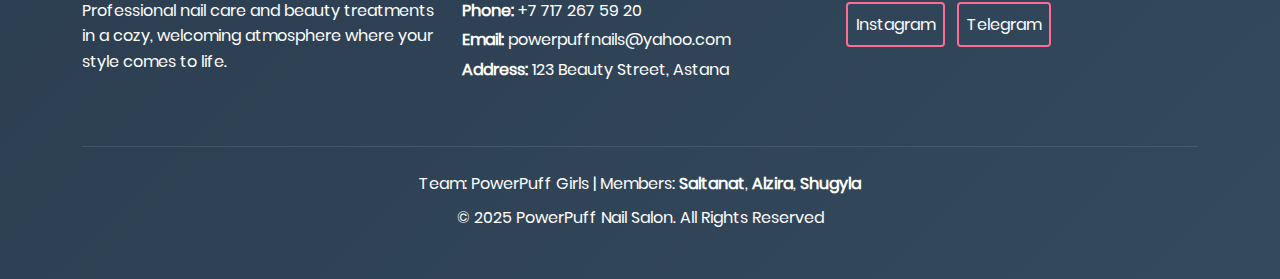
<file: we-do.html>
<!DOCTYPE html>
<html lang="en">
<head>
    <meta charset="UTF-8" />
    <meta name="viewport" content="width=device-width, initial-scale=1.0" />
    <title>Our Services - Powerpuff</title>
    <link href="https://cdn.jsdelivr.net/npm/bootstrap@5.3.0/dist/css/bootstrap.min.css" rel="stylesheet">
    <link rel="stylesheet" href="style.css" />
</head>
<body>
    <nav class="navbar navbar-expand-lg navbar-light bg-white">
        <div class="container">
            <a class="navbar-brand" href="index.html">POWERPUFF</a>
            <button class="navbar-toggler" type="button" data-bs-toggle="collapse" data-bs-target="#navbarNav">
                <span class="navbar-toggler-icon"></span>
            </button>
            <div class="collapse navbar-collapse" id="navbarNav">
                <ul class="navbar-nav ms-auto">
                    <li class="nav-item">
                        <a class="nav-link" href="index.html">Home</a>
                    </li>
                    <li class="nav-item">
                        <a class="nav-link" href="about.html">About</a>
                    </li>
                    <li class="nav-item">
                        <a class="nav-link active" href="we-do.html">Services</a>
                    </li>
                    <li class="nav-item">
                        <a class="nav-link" href="pricing.html">Pricing</a>
                    </li>
                    <li class="nav-item">
                        <a class="nav-link" href="contact.html">Contact</a>
                    </li>
                </ul>
            </div>
        </div>
    </nav>

    <div class="container-fluid">
        <div class="row main-wrapper">
            <aside class="col-lg-2 col-md-3 sidebar">
                <h3>Menu</h3>
                <ul>
                    <li>Special Offers</li>
                    <li>Popular Designs</li>
                    <li>New Arrivals</li>
                    <li>Seasonal Styles</li>
                    <li>Gift Cards</li>
                </ul>
            </aside>

            <main class="col-lg-10 col-md-9 main-content">
                <div class="row">
                    <div class="col-12">
                        <h2 class="mb-4">Our Services</h2>
                        <p class="lead mb-5">We offer a wide range of professional nail care services to make you look and feel beautiful.</p>
                        
                        <div class="row g-4">
                            <div class="col-md-6 col-lg-3">
                                <div class="card service-card h-100">
                                    <img src="images/weicon1.png" alt="Nail Art" class="card-img-top p-4" style="height: 200px; object-fit: contain;">
                                    <div class="card-body d-flex flex-column">
                                        <h5 class="card-title">Creative Nail Art</h5>
                                        <p class="card-text flex-grow-1">Unique designs that express your personality with premium quality materials and creative techniques.</p>
                                        <div class="mt-3">
                                            <span class="badge bg-primary">Most Popular</span>
                                        </div>
                                        <a href="contact.html" class="btn btn-primary mt-3">Book Now</a>
                                    </div>
                                </div>
                            </div>
                            <div class="col-md-6 col-lg-3">
                                <div class="card service-card h-100">
                                    <img src="images/weicon2.png" alt="Manicure" class="card-img-top p-4" style="height: 200px; object-fit: contain;">
                                    <div class="card-body d-flex flex-column">
                                        <h5 class="card-title">Luxury Manicure</h5>
                                        <p class="card-text flex-grow-1">Classic and modern styles for perfect hands with relaxing massage and premium products.</p>
                                        <a href="contact.html" class="btn btn-primary mt-3">Book Now</a>
                                    </div>
                                </div>
                            </div>
                            <div class="col-md-6 col-lg-3">
                                <div class="card service-card h-100">
                                    <img src="images/weicon3.png" alt="Pedicure" class="card-img-top p-4" style="height: 200px; object-fit: contain;">
                                    <div class="card-body d-flex flex-column">
                                        <h5 class="card-title">Relaxing Pedicure</h5>
                                        <p class="card-text flex-grow-1">Foot care treatments for ultimate relaxation and perfect polish application with spa experience.</p>
                                        <a href="contact.html" class="btn btn-primary mt-3">Book Now</a>
                                    </div>
                                </div>
                            </div>
                            <div class="col-md-6 col-lg-3">
                                <div class="card service-card h-100">
                                    <img src="images/weicon4.png" alt="Paraffin Wax" class="card-img-top p-4" style="height: 200px; object-fit: contain;">
                                    <div class="card-body d-flex flex-column">
                                        <h5 class="card-title">Paraffin Wax</h5>
                                        <p class="card-text flex-grow-1">Spa treatment for smooth, soft, and hydrated skin with luxurious paraffin therapy.</p>
                                        <div class="mt-3">
                                            <span class="badge bg-success">Spa Treatment</span>
                                        </div>
                                        <a href="contact.html" class="btn btn-primary mt-3">Book Now</a>
                                    </div>
                                </div>
                            </div>
                        </div>

                        <div class="row mt-5 pt-4 border-top">
                            <div class="col-lg-6 mb-4">
                                <h4 class="h5 mb-3">Why Choose Our Services?</h4>
                                <div class="card">
                                    <div class="card-body">
                                        <ul class="list-unstyled mb-0">
                                            <li class="mb-3 d-flex align-items-center">
                                                <span class="text-primary me-3">✓</span>
                                                <span>Professional certified technicians with years of experience</span>
                                            </li>
                                            <li class="mb-3 d-flex align-items-center">
                                                <span class="text-primary me-3">✓</span>
                                                <span>Premium quality products from trusted brands</span>
                                            </li>
                                            <li class="mb-3 d-flex align-items-center">
                                                <span class="text-primary me-3">✓</span>
                                                <span>Sanitary and safe environment with sterilized tools</span>
                                            </li>
                                            <li class="mb-3 d-flex align-items-center">
                                                <span class="text-primary me-3">✓</span>
                                                <span>Latest techniques and trending designs</span>
                                            </li>
                                            <li class="d-flex align-items-center">
                                                <span class="text-primary me-3">✓</span>
                                                <span>Personalized consultation for your perfect style</span>
                                            </li>
                                        </ul>
                                    </div>
                                </div>
                            </div>
                            <div class="col-lg-6">
                                <h4 class="h5 mb-3">Ready for Transformation?</h4>
                                <div class="card">
                                    <div class="card-body text-center">
                                        <p class="card-text mb-4">Experience the best nail care services in town. Book your appointment today and let us make your nails beautiful!</p>
                                        <div class="btn-group" role="group" aria-label="Service actions">
                                            <a href="contact.html" class="btn btn-primary btn-lg">Book Appointment</a>
                                            <a href="pricing.html" class="btn btn-outline-primary btn-lg">View Pricing</a>
                                        </div>
                                    </div>
                                </div>
                            </div>
                        </div>
                    </div>
                </div>
            </main>
        </div>
    </div>

    <footer class="bg-dark text-white py-5">
        <div class="container">
            <div class="row">
                <div class="col-lg-4 mb-4">
                    <h5 class="text-pink">PowerPuff Nail Salon</h5>
                    <p>Professional nail care and beauty treatments in a cozy, welcoming atmosphere where your style comes to life.</p>
                </div>
                <div class="col-lg-4 mb-4">
                    <h5>Contact Info</h5>
                    <p class="mb-1"><strong>Phone:</strong> +7 717 267 59 20</p>
                    <p class="mb-1"><strong>Email:</strong> powerpuffnails@yahoo.com</p>
                    <p><strong>Address:</strong> 123 Beauty Street, Astana</p>
                </div>
                <div class="col-lg-4 mb-4">
                    <h5>Follow Us</h5>
                    <div class="footer-social">
                        <a href="#" class="social-btn">Instagram</a>
                        <a href="#" class="social-btn">Telegram</a>
                    </div>
                </div>
            </div>
            <div class="footer-team text-center pt-4">
                <p class="mb-2">Team: PowerPuff Girls | Members: <strong>Saltanat</strong>, <strong>Alzira</strong>, <strong>Shugyla</strong></p>
                <p class="mb-0">&copy; 2025 PowerPuff Nail Salon. All Rights Reserved</p>
            </div>
        </div>
    </footer>

    <script src="https://cdn.jsdelivr.net/npm/bootstrap@5.3.0/dist/js/bootstrap.bundle.min.js"></script>
</body>
</html>
</file>
<file: style.css>
* { 
    margin: 0; 
    padding: 0; 
    box-sizing: border-box; 
}

@font-face { 
    font-family: 'Poppins'; 
    src: url('fonts/Poppins-Regular.ttf') format('truetype'); 
    font-weight: 400; 
    font-style: normal; 
    font-display: swap;
}

:root {
    --primary-color: #ff6b93;
    --primary-dark: #e55a7f;
    --primary-light: #ffa5b9;
    --secondary-color: #6c757d;
    --light-bg: #f8f9fa;
    --dark-bg: #2c3e50;
    --text-dark: #2c3e50;
    --text-light: #6c757d;
    --white: #ffffff;
    --border-color: #e9ecef;
    --shadow: 0 2px 15px rgba(0,0,0,0.08);
    --shadow-hover: 0 5px 25px rgba(0,0,0,0.15);
}

body {
    font-family: 'Poppins', sans-serif;
    background: var(--white);
    color: var(--text-dark);
    line-height: 1.6;
    -webkit-font-smoothing: antialiased;
    font-size: 14px;
}

h1 { font-size: 1.8rem; }
h2 { font-size: 1.5rem; }
h3 { font-size: 1.3rem; }
.lead { font-size: 1rem; }

@media (min-width: 768px) {
    body { font-size: 15px; }
    h1 { font-size: 2.2rem; }
    h2 { font-size: 1.8rem; }
    h3 { font-size: 1.5rem; }
    .lead { font-size: 1.1rem; }
}

@media (min-width: 992px) {
    body { font-size: 16px; }
    h1 { font-size: 2.5rem; }
    h2 { font-size: 2rem; }
    h3 { font-size: 1.75rem; }
    .lead { font-size: 1.2rem; }
}

html { 
    -webkit-text-size-adjust: 100%; 
}

.container-fluid {
    padding: 0;
}

.main-wrapper {
    min-height: calc(100vh - 200px);
}

.navbar {
    padding: 1rem 0;
    box-shadow: 0 2px 10px rgba(0,0,0,0.1);
    background: var(--white);
}

.navbar-brand {
    font-size: 1.8rem;
    font-weight: 700;
    color: var(--primary-color) !important;
    letter-spacing: 0.5px;
}

.navbar-nav {
    gap: 0.5rem;
}

.navbar-nav .nav-link {
    font-weight: 500;
    color: var(--text-dark) !important;
    padding: 0.75rem 1.5rem !important;
    margin: 0;
    border-radius: 0;
    transition: transform 0.2s ease, color 0.2s ease;
    position: relative;
    background: none !important;
}

.navbar-nav .nav-link::after {
    content: '';
    position: absolute;
    bottom: 0;
    left: 50%;
    width: 0;
    height: 3px;
    background: linear-gradient(135deg, var(--primary-color), var(--primary-dark));
    border-radius: 3px 3px 0 0;
    transition: all 0.3s ease;
    transform: translateX(-50%);
}

.navbar-nav .nav-link:hover::after,
.navbar-nav .nav-link.active::after {
    width: 80%;
}

.navbar-nav .nav-link:hover,
.navbar-nav .nav-link.active {
    color: var(--primary-color) !important;
}

.navbar-nav .nav-link:hover {
    transform: translateY(-1px);
}

.navbar-nav .nav-link.active {
    font-weight: 600;
}

.navbar-nav .nav-link:focus {
    background: transparent !important;
}

.sidebar {
    background: var(--light-bg);
    padding: 2rem 1.5rem;
    min-height: calc(100vh - 76px);
    border-right: 1px solid var(--border-color);
}

.sidebar h3 {
    color: var(--text-dark);
    font-size: 1.3rem;
    font-weight: 600;
    margin-bottom: 1.5rem;
    padding-bottom: 0.5rem;
    border-bottom: 2px solid var(--primary-color);
}

.sidebar ul {
    list-style: none;
    padding: 0;
}

.sidebar ul li {
    padding: 0.75rem 1rem;
    margin-bottom: 0.5rem;
    border-radius: 6px;
    cursor: pointer;
    transition: all 0.3s ease;
    color: var(--text-light);
    font-weight: 500;
}

.sidebar ul li:hover {
    background: var(--primary-color);
    color: var(--white);
    transform: translateX(5px);
}

.main-content {
    padding: 2rem;
    background: var(--white);
}

.hero-section {
    background: linear-gradient(135deg, var(--light-bg), var(--white));
    border-radius: 16px;
    padding: 3rem;
    margin-bottom: 3rem;
}

h1, h2, h3, h4, h5, h6 {
    color: var(--text-dark);
    font-weight: 600;
    line-height: 1.3;
}

h1 { margin-bottom: 1.5rem; }
h2 { margin-bottom: 1.25rem; }
h3 { margin-bottom: 1rem; }

.lead {
    color: var(--text-light);
    margin-bottom: 2rem;
}

.text-center .lead {
    max-width: 600px;
    margin-left: auto;
    margin-right: auto;
}

.card {
    border: none;
    border-radius: 12px;
    box-shadow: var(--shadow);
    transition: all 0.3s ease;
    margin-bottom: 1.5rem;
}

.card:hover {
    transform: translateY(-5px);
    box-shadow: var(--shadow-hover);
}

.card.border-0:hover {
    transform: translateY(-5px);
    box-shadow: 0 8px 25px rgba(0,0,0,0.15) !important;
}

.card-header {
    background: linear-gradient(135deg, var(--primary-color), var(--primary-dark));
    color: var(--white);
    border: none;
    padding: 1.5rem;
}

.card-body {
    padding: 1.5rem;
}

.card-title {
    color: var(--text-dark);
    font-weight: 600;
    margin-bottom: 1rem;
}

.service-card {
    text-align: center;
    padding: 2rem 1rem;
    height: 100%;
    border: none;
}

.service-card:hover {
    transform: translateY(-5px);
    box-shadow: var(--shadow-hover);
}

.service-card img {
    height: 80px;
    margin-bottom: 1rem;
}

.team-card {
    text-align: center;
    border: none;
}

.team-avatar {
    width: 100px;
    height: 100px;
    border-radius: 50%;
    background: linear-gradient(135deg, var(--primary-color), var(--primary-dark));
    display: flex;
    align-items: center;
    justify-content: center;
    margin: 0 auto 1rem;
    color: var(--white);
    font-size: 2rem;
    font-weight: 700;
}

.pricing-card {
    height: 100%;
    display: flex;
    flex-direction: column;
}

.pricing-card .card-body {
    flex: 1;
    display: flex;
    flex-direction: column;
}

.pricing-card .card-text {
    flex: 1;
    margin-bottom: 1.5rem;
}

.pricing-card .btn {
    margin-top: auto;
}

.pricing-card img {
    height: 200px;
    object-fit: cover;
}

.price-card .card-header {
    padding: 2rem 1.5rem;
}

.price-card .price {
    font-size: 2.5rem;
    font-weight: 700;
}

.card-group-custom {
    display: flex;
    flex-wrap: wrap;
    gap: 20px;
    margin: 20px 0;
}

.card-custom {
    flex: 1 1 100%;
    background: #fff;
    border: 1px solid #eee;
    border-radius: 12px;
    padding: 20px;
    text-align: center;
    box-shadow: 0 4px 10px rgba(0,0,0,0.04);
    transition: transform 0.25s;
}

.card-custom:hover {
    transform: translateY(-4px);
}

@media (max-width: 767.98px) {
    .responsive-card-group .card-custom {
        flex: 1 1 100%;
        margin-bottom: 1rem;
    }
}

@media (min-width: 768px) and (max-width: 991.98px) {
    .responsive-card-group .card-custom {
        flex: 1 1 calc(50% - 1rem);
    }
}

@media (min-width: 992px) {
    .responsive-card-group .card-custom {
        flex: 1 1 calc(33.333% - 1rem);
    }
}

.btn {
    border-radius: 8px;
    font-weight: 500;
    padding: 0.75rem 1.5rem;
    border: none;
    transition: all 0.3s ease;
    text-decoration: none;
    display: inline-block;
    text-align: center;
}

.btn-primary {
    background: linear-gradient(135deg, var(--primary-color), var(--primary-dark));
    color: var(--white);
}

.btn-primary:hover {
    background: linear-gradient(135deg, var(--primary-dark), var(--primary-color));
    transform: translateY(-2px);
    box-shadow: 0 4px 15px rgba(255, 107, 147, 0.4);
}

.btn-outline-primary {
    border: 2px solid var(--primary-color);
    color: var(--primary-color);
    background: transparent;
}

.btn-outline-primary:hover {
    background: var(--primary-color);
    color: var(--white);
    transform: translateY(-2px);
}

.btn-group-custom {
    display: flex;
    gap: 1rem;
    flex-wrap: wrap;
    margin: 1.5rem 0;
}

.carousel {
    margin: 2rem 0;
}

.carousel-item img {
    border-radius: 12px;
}

.carousel-control-prev,
.carousel-control-next {
    width: 50px;
    height: 50px;
    background: rgba(255, 107, 147, 0.8);
    border-radius: 50%;
    top: 50%;
    transform: translateY(-50%);
    margin: 0 1rem;
}

.carousel-control-prev:hover,
.carousel-control-next:hover {
    background: var(--primary-color);
}

.carousel-indicators button {
    width: 12px;
    height: 12px;
    border-radius: 50%;
    margin: 0 5px;
    background-color: var(--primary-light);
    border: none;
}

.carousel-indicators button.active {
    background-color: var(--primary-color);
}

.showcase {
    position: relative;
    display: grid;
    gap: 12px;
}

.showcase-input {
    position: absolute;
    opacity: 0;
    pointer-events: none;
}

.showcase-view {
    position: relative;
    overflow: hidden;
    border-radius: 16px;
    min-height: 300px;
}

.showcase-item {
    position: absolute;
    inset: 0;
    margin: 0;
    opacity: 0;
    transform: scale(0.98);
    transition: opacity 0.35s ease, transform 0.35s ease;
}

.showcase-item img {
    width: 100%;
    height: 300px;
    object-fit: cover;
    display: block;
    border-radius: 12px;
}

.showcase-thumbs {
    display: grid;
    grid-template-columns: repeat(4, minmax(0, 1fr));
    gap: 10px;
}

.showcase-thumb {
    cursor: pointer;
    border-radius: 12px;
    overflow: hidden;
    outline: none;
    border: 2px solid transparent;
    transition: transform 0.2s ease, border-color 0.2s ease;
}

.showcase-thumb img {
    width: 100%;
    height: 80px;
    object-fit: cover;
    display: block;
    border-radius: 8px;
}

.showcase-thumb:hover {
    transform: translateY(-2px);
}

#show-1:checked ~ .showcase-view .showcase-item:nth-of-type(1),
#show-2:checked ~ .showcase-view .showcase-item:nth-of-type(2),
#show-3:checked ~ .showcase-view .showcase-item:nth-of-type(3),
#show-4:checked ~ .showcase-view .showcase-item:nth-of-type(4) {
    opacity: 1;
    transform: scale(1);
}

#show-1:checked ~ .showcase-thumbs label:nth-of-type(1),
#show-2:checked ~ .showcase-thumbs label:nth-of-type(2),
#show-3:checked ~ .showcase-thumbs label:nth-of-type(3),
#show-4:checked ~ .showcase-thumbs label:nth-of-type(4) {
    border-color: var(--primary-color);
}

.gallery-grid-3x3 {
    display: grid;
    grid-template-columns: repeat(3, 1fr);
    gap: 1.5rem;
    margin: 2rem 0;
}

.gallery-grid-3x3 img {
    width: 100%;
    height: 250px;
    object-fit: cover;
    border-radius: 12px;
    transition: all 0.3s ease;
    box-shadow: var(--shadow);
    aspect-ratio: 1;
}

.gallery-grid-3x3 img:hover {
    transform: scale(1.05);
    box-shadow: var(--shadow-hover);
}

.gallery h3 {
    position: relative;
    padding-bottom: 1rem;
}

.gallery h3::after {
    content: '';
    position: absolute;
    bottom: 0;
    left: 50%;
    transform: translateX(-50%);
    width: 60px;
    height: 3px;
    background: linear-gradient(135deg, var(--primary-color), var(--primary-dark));
    border-radius: 2px;
}

.image-grid {
    display: grid;
    grid-template-columns: 1fr;
    gap: 1rem;
}

.main-image {
    width: 100%;
    height: 400px;
    object-fit: cover;
    border-radius: 16px;
    box-shadow: var(--shadow-hover);
}

.thumbnails {
    display: grid;
    grid-template-columns: repeat(4, 1fr);
    gap: 0.5rem;
}

.thumbnail {
    width: 100%;
    height: 80px;
    object-fit: cover;
    border-radius: 8px;
    cursor: pointer;
    transition: all 0.3s ease;
    border: 2px solid transparent;
}

.thumbnail:hover {
    transform: scale(1.05);
    border-color: var(--primary-color);
}

.thumbnail.active {
    border-color: var(--primary-color);
    transform: scale(1.05);
    box-shadow: 0 4px 12px rgba(255, 107, 147, 0.3);
}

.form-control, .form-select {
    border: 2px solid var(--border-color);
    border-radius: 8px;
    padding: 0.75rem 1rem;
    font-size: 1rem;
    transition: all 0.3s ease;
}

.form-control:focus, .form-select:focus {
    border-color: var(--primary-color);
    box-shadow: 0 0 0 0.2rem rgba(255, 107, 147, 0.25);
}

.form-label {
    font-weight: 600;
    color: var(--text-dark);
    margin-bottom: 0.5rem;
}

.table {
    border-radius: 12px;
    overflow: hidden;
    box-shadow: var(--shadow);
}

.table thead th {
    background: var(--primary-color);
    color: var(--white);
    border: none;
    padding: 1rem;
    font-weight: 600;
}

.table tbody td {
    padding: 1rem;
    border-color: var(--border-color);
    vertical-align: middle;
}

.social-links {
    display: flex;
    gap: 0.5rem;
    flex-wrap: wrap;
}

.social-btn {
    padding: 0.5rem 1rem;
    border: 2px solid var(--primary-color);
    border-radius: 6px;
    color: var(--primary-color);
    text-decoration: none;
    transition: all 0.3s ease;
    font-weight: 500;
    display: inline-block;
    margin: 0.25rem;
}

.social-btn:hover {
    background: var(--primary-color);
    color: var(--white);
    transform: translateY(-2px);
}

footer {
    background: linear-gradient(135deg, var(--dark-bg), #34495e);
    color: var(--white);
    margin-top: 4rem;
    padding: 3rem 0;
}

footer h5 {
    color: var(--primary-light);
    margin-bottom: 1rem;
}

footer a {
    color: var(--white);
    text-decoration: none;
    transition: color 0.3s ease;
}

footer a:hover {
    color: var(--primary-light);
}

.footer-social a {
    color: var(--white);
    text-decoration: none;
    transition: all 0.3s ease;
    padding: 0.5rem;
    border-radius: 4px;
}

.footer-social a:hover {
    color: var(--primary-light);
    background: rgba(255, 255, 255, 0.1);
    transform: translateY(-2px);
}

.footer-team {
    border-top: 1px solid rgba(255,255,255,0.1);
    padding-top: 1.5rem;
    margin-top: 1.5rem;
}

.text-pink { color: var(--primary-color) !important; }
.bg-pink { background-color: var(--primary-color) !important; }

.bg-light {
    background-color: #f8f9fa !important;
}

.border-0 {
    border: none !important;
}

.mt-6 { margin-top: 4rem; }
.mb-6 { margin-bottom: 4rem; }
.pt-6 { padding-top: 4rem; }
.pb-6 { padding-bottom: 4rem; }

@keyframes slide {
    0%, 20% { transform: translateX(0); }
    25%, 45% { transform: translateX(-25%); }
    50%, 70% { transform: translateX(-50%); }
    75%, 95% { transform: translateX(-75%); }
    100% { transform: translateX(0); }
}

.icon-wrapper {
    transition: transform 0.3s ease;
}

.card:hover .icon-wrapper {
    transform: scale(1.1);
}

.section-spacing { padding: 3rem 0; }

@media (max-width: 576px) {
    .mobile-spacing { margin-bottom: 1rem; }
}

@media (max-width: 991.98px) {
    .navbar-nav .nav-link {
        padding: 1rem 1.5rem !important;
        text-align: center;
    }
    
    .navbar-nav .nav-link::after {
        display: none;
    }
    
    .navbar-nav .nav-link.active {
        background: rgba(255, 107, 147, 0.1) !important;
        border-radius: 8px;
    }
    
    .navbar-nav .nav-link:hover {
        background: rgba(255, 107, 147, 0.05) !important;
        border-radius: 8px;
        transform: none;
    }
    
    .navbar-collapse {
        transition: all 0.3s ease;
    }
}

@media (max-width: 768px) {
    .sidebar {
        min-height: auto;
        border-right: none;
        border-bottom: 1px solid var(--border-color);
    }
    
    .main-content {
        padding: 1.5rem;
    }
    
    .hero-section {
        padding: 2rem;
    }
    
    .btn-group-custom {
        flex-direction: column;
    }
    
    .btn-group-custom .btn {
        width: 100%;
        margin-bottom: 0.5rem;
    }
    
    .gallery-grid-3x3,
    .gallery-grid-custom {
        grid-template-columns: repeat(2, 1fr);
        gap: 1rem;
    }
    
    .thumbnails,
    .showcase-thumbs {
        grid-template-columns: repeat(2, 1fr);
    }
    
    .main-image,
    .showcase-item img {
        height: 300px;
    }
    
    .thumbnail,
    .showcase-thumb img {
        height: 70px;
    }
    
    .card-custom {
        flex: 1 1 calc(50% - 20px);
    }
    
    .col-md-4.text-center img {
        max-height: 180px;
        margin-bottom: 1.5rem;
    }

    .carousel-item img {
        height: 300px !important;
    }
    
    .carousel-control-prev,
    .carousel-control-next {
        width: 40px;
        height: 40px;
    }
}

@media (max-width: 576px) {
    .main-content {
        padding: 1rem;
    }
    
    .hero-section {
        padding: 1.5rem;
    }
    
    .card-body {
        padding: 1rem;
    }
    
    .gallery-grid-3x3,
    .gallery-grid-custom {
        grid-template-columns: 1fr;
    }
    
    .gallery-grid-3x3 img {
        height: 200px;
    }
    
    .navbar-brand {
        font-size: 1.5rem;
    }
    
    .card-custom {
        flex: 1 1 100%;
    }
    
    .showcase-item img {
        height: 250px;
    }

    .carousel-item img {
        height: 250px !important;
    }
}

@media (min-width: 768px) {
    .card-custom {
        flex: 1 1 calc(50% - 20px);
    }
}

@media (min-width: 992px) {
    .card-custom {
        flex: 1 1 calc(33.333% - 20px);
    }
    
    .gallery-grid-3x3 {
        grid-template-columns: repeat(3, 1fr);
    }
}
</file>
